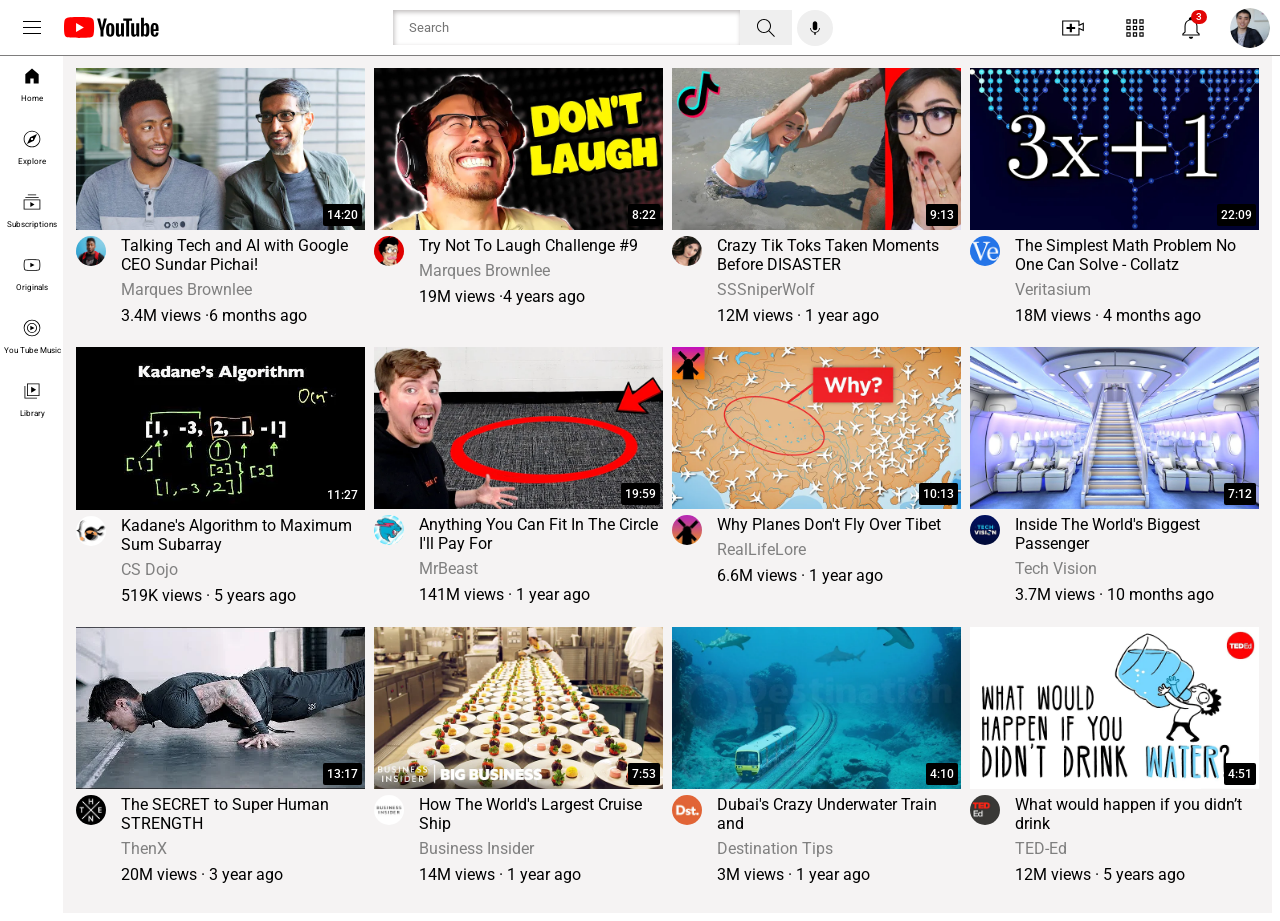
<file: index.html>
<!DOCTYPE>
<html>
    <head>
        <title>mytube</title>
        <link rel="stylesheet" href="style/vedio.css">
        <link rel="stylesheet" href="style/hader.css">
        <link rel="stylesheet" href="style/general.css">
        <link rel="stylesheet" href="style/side.css">
        <link rel="preconnect" href="https://fonts.googleapis.com">
       <link rel="preconnect" href="https://fonts.gstatic.com" crossorigin>
       <link href="https://fonts.googleapis.com/css2?family=Roboto:ital,wght@0,100..900;1,100..900&display=swap" 
          rel="stylesheet">
 
       
    </head>
    <body>
        <header class="header">
            <div class="left">
                <img class="humberger-menu" src="icon/hamburger-menu.svg">
                <img class="youtube-logo" src="icon/youtube-logo.svg">
            </div>
            <div class="mid">
                <input class="search-bar" type:="text" placeholder="Search">
                <button class="button-search-icon" >
                    <img class="search-icon" src="icon/search.svg">
                    <div class="tooltipe">Search</div>
                </button>
                <button   class="button-voice-search">
                    <img class="voice-search-icon" src="icon/voice-search-icon.svg">
                    <div class="tooltipe">Search with voice</div>
                </button>
                
                
            </div>
            <div class="right">
                <div class="left-icons">
                    <img class="uplod-icon" src="icon/upload.svg">
                    <div class="tooltipe">Upload</div>
                </div>
                <div  class="button-voice-search">
                     <img class="youtube-app" src="icon/youtube-apps.svg">
                     <div class="tooltipe">You Tube apps</div>
                </div>
                 
                    <div class="notification">
                        <img class="notificaton-icon" src="icon/notifications.svg">
                        <div class="notfication-number">3</div>
                        <div class="tooltipe-no">notification</div>
                    </div>
                     
                    
                
                <img class="mychanal-icon" src="pro-pic/my-channel.jpeg">
            </div>

        </header>

        <nav Class="side-bar">
            <div class="side-bar-link">
                <img src="icon/home.svg">
                <div>Home</div>
            </div>
            <div class="side-bar-link">
                <img src="icon/explore.svg">
                <div>Explore</div>
            </div>
            <div class="side-bar-link">
                <img src="icon/subscriptions.svg">
                <div>Subscriptions</div>
            </div>
            <div class="side-bar-link">
                <img src="icon/originals.svg">
                <div> Originals</div>
            </div>
            <div class="side-bar-link">
                <img src="icon/youtube-music.svg">
                <div>You Tube Music</div>
            </div>
            <div class="side-bar-link">
                <img src="icon/library.svg">
                <div>Library</div>
            </div>
             
        </nav>
        <main class="grid-vedio"  >
          <section  class="vedio-box">
                <div class="image">
                   <img class="thumbnail" src="thumbnail/thumbnail-1.webp">
                   <div class="vedio-time">14:20</div>
                </div>
                <div class="vedio-rivew">
                    <div>
                        <img class="chanal-pi" src="pro-pic/channel-1.jpeg">
                    </div>
                    <div class="video-discribtion">
                        <p class="vedio-title">
                            Talking Tech and AI with Google CEO Sundar Pichai!
                        </p>
                        <p class="vedio-author">
                            Marques Brownlee
                        </p class="vedio-satus">
                        <p>3.4M views &#183;6 months ago</p>
                    </div>
                </div>
          </section>
          <section class="vedio-box">
                <div class="image">
                   <img class="thumbnail" src="thumbnail/thumbnail-2.webp">
                   <div class="vedio-time">8:22</div>
                </div>
                <div class="vedio-rivew">
                    <div>
                        <img class="chanal-pi" src="pro-pic/channel-2.jpeg">
                    </div>
                    <div class="video-discribtion">
                        <p class="vedio-title">
                            Try Not To Laugh Challenge #9
                        </p>
                        <p class="vedio-author">
                            Marques Brownlee
                        </p class="vedio-satus">
                        <p>19M views &#183;4 years ago</p>
                    </div>
                </div>
          </section>
          <section  class="vedio-box">
                <div class="image">
                   <img class="thumbnail" src="thumbnail/thumbnail-3.webp">
                   <div class="vedio-time">9:13</div>
                </div>
                <div class="vedio-rivew">
                    <div>
                        <img class="chanal-pi" src="pro-pic/channel-3.jpeg">
                    </div>
                    <div class="video-discribtion">
                        <p class="vedio-title">
                            Crazy Tik Toks Taken Moments Before DISASTER
                        </p>
                        <p class="vedio-author">
                            SSSniperWolf
                        </p class="vedio-satus">
                        <p>12M views · 1 year ago</p>
                    </div>
                </div>
          </section>
            <section class="vedio-box">
                <div class="image">
                   <img class="thumbnail" src="thumbnail/thumbnail-4.webp">
                   <div class="vedio-time">22:09</div>
                </div>
                <div class="vedio-rivew">
                    <div>
                        <img class="chanal-pi" src="pro-pic/channel-4.jpeg">
                    </div>
                    <div class="video-discribtion">
                        <p class="vedio-title">
                          The Simplest Math Problem No One Can Solve - Collatz
                        </p>
                        <p class="vedio-author">
                            Veritasium
                        </p class="vedio-satus">
                        <p>18M views · 4 months ago</p>
                    </div>
                </div>
            </section>
          <section  class="vedio-box">
                <div class="image">
                   <img class="thumbnail" src="thumbnail/thumbnail-5.webp">
                   <div class="vedio-time">11:27</div>
                </div>
                <div class="vedio-rivew">
                    <div>
                        <img class="chanal-pi" src="pro-pic/channel-5.jpeg">
                    </div>
                    <div class="video-discribtion">
                        <p class="vedio-title">
                           Kadane's Algorithm to Maximum Sum Subarray
                        </p>
                        <p class="vedio-author">
                            CS Dojo
                        </p class="vedio-satus">
                        <p>519K views · 5 years ago</p>
                    </div>
                </div>
          </section>
          <section class="vedio-box">
                <div class="image">
                   <img class="thumbnail" src="thumbnail/thumbnail-6.webp">
                   <div class="vedio-time">19:59</div>
                </div>
                <div class="vedio-rivew">
                    <div>
                        <img class="chanal-pi" src="pro-pic/channel-6.jpeg">
                    </div>
                    <div class="video-discribtion">
                        <p class="vedio-title">
                           Anything You Can Fit In The Circle I'll Pay For
                        </p>
                        <p class="vedio-author">
                            MrBeast
                        </p class="vedio-satus">
                        <p>141M views · 1 year ago</p>
                    </div>
                </div>
          </section>
                     <section  class="vedio-box">
                <div class="image">
                   <img class="thumbnail" src="thumbnail/thumbnail-7.webp">
                   <div class="vedio-time">10:13</div>
                </div>
                <div class="vedio-rivew">
                    <div>
                        <img class="chanal-pi" src="pro-pic/channel-7.jpeg">
                    </div>
                    <div class="video-discribtion">
                        <p class="vedio-title">
                           Why Planes Don't Fly Over Tibet
                        </p>
                        <p class="vedio-author">
                            RealLifeLore
                        </p class="vedio-satus">
                        <p>6.6M views · 1 year ago</p>
                    </div>
                </div>
          </section>
          <section class="vedio-box">
                <div class="image">
                   <img class="thumbnail" src="thumbnail/thumbnail-8.webp">
                   <div class="vedio-time">7:12</div>
                </div>
                <div class="vedio-rivew">
                    <div>
                        <img class="chanal-pi" src="pro-pic/channel-8.jpeg">
                    </div>
                    <div class="video-discribtion">
                        <p class="vedio-title">
                            Inside The World's Biggest Passenger
                        </p>
                        <p class="vedio-author">
                            Tech Vision
                        </p class="vedio-satus">
                        <p>3.7M views · 10 months ago</p>
                    </div>
                </div>
          </section>
          <section  class="vedio-box">
                <div class="image">
                   <img class="thumbnail" src="thumbnail/thumbnail-9.webp">
                   <div class="vedio-time">13:17</div>
                </div>
                <div class="vedio-rivew">
                    <div>
                        <img class="chanal-pi" src="pro-pic/channel-9.jpeg">
                    </div>
                    <div class="video-discribtion">
                        <p class="vedio-title">
                            The SECRET to Super Human STRENGTH
                        </p>
                        <p class="vedio-author">
                            ThenX
                        </p class="vedio-satus">
                        <p>20M views · 3 year ago</p>
                    </div>
                </div>
          </section>
            <section class="vedio-box">
                <div class="image">
                   <img class="thumbnail" src="thumbnail/thumbnail-10.webp">
                   <div class="vedio-time">7:53</div>
                </div>
                <div class="vedio-rivew">
                    <div>
                        <img class="chanal-pi" src="pro-pic/channel-10.jpeg">
                    </div>
                    <div class="video-discribtion">
                        <p class="vedio-title">
                          How The World's Largest Cruise Ship
                        </p>
                        <p class="vedio-author">
                           Business Insider
                        </p class="vedio-satus">
                        <p>14M views · 1 year ago</p>
                    </div>
                </div>
            </section>
          <section  class="vedio-box">
                <div class="image">
                   <img class="thumbnail" src="thumbnail/thumbnail-11.webp">
                   <div class="vedio-time">4:10</div>
                </div>
                <div class="vedio-rivew">
                    <div>
                        <img class="chanal-pi" src="pro-pic/channel-11.jpeg">
                    </div>
                    <div class="video-discribtion">
                        <p class="vedio-title">
                           Dubai's Crazy Underwater Train and
                        </p>
                        <p class="vedio-author">
                            Destination Tips
                        </p class="vedio-satus">
                        <p>3M views · 1 year ago</p>
                    </div>
                </div>
          </section>
          <section class="vedio-box">
                <div class="image">
                   <img class="thumbnail" src="thumbnail/thumbnail-12.webp">
                   <div class="vedio-time">4:51</div>
                </div>
                <div class="vedio-rivew">
                    <div>
                        <img class="chanal-pi" src="pro-pic/channel-12.jpeg">
                    </div>
                    <div class="video-discribtion">
                        <p class="vedio-title">
                           What would happen if you didn’t drink
                        </p>
                        <p class="vedio-author">
                            TED-Ed
                        </p class="vedio-satus">
                        <p>12M views · 5 years ago</p>
                    </div>
                </div>
          </section>

        </main>

    </body>
</html>
</file>
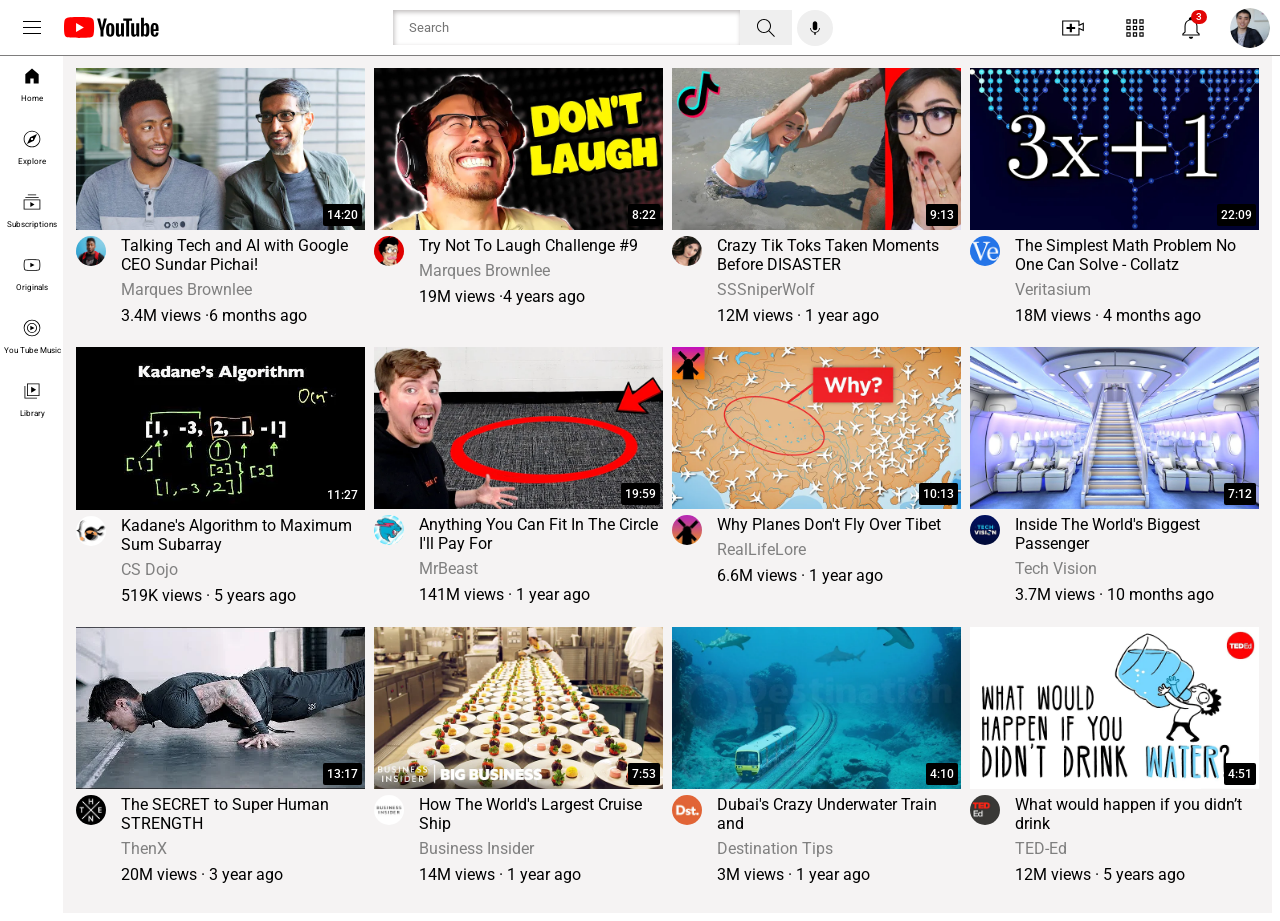
<file: mytube.html>
<!DOCTYPE>
<html>
    <head>
        <title>mytube</title>
        <link rel="stylesheet" href="style/vedio.css">
        <link rel="stylesheet" href="style/hader.css">
        <link rel="stylesheet" href="style/general.css">
        <link rel="stylesheet" href="style/side.css">
        <link rel="preconnect" href="https://fonts.googleapis.com">
       <link rel="preconnect" href="https://fonts.gstatic.com" crossorigin>
       <link href="https://fonts.googleapis.com/css2?family=Roboto:ital,wght@0,100..900;1,100..900&display=swap" 
          rel="stylesheet">
 
       
    </head>
    <body>
        <header class="header">
            <div class="left">
                <img class="humberger-menu" src="icon/hamburger-menu.svg">
                <img class="youtube-logo" src="icon/youtube-logo.svg">
            </div>
            <div class="mid">
                <input class="search-bar" type:="text" placeholder="Search">
                <button class="button-search-icon" >
                    <img class="search-icon" src="icon/search.svg">
                    <div class="tooltipe">Search</div>
                </button>
                <button   class="button-voice-search">
                    <img class="voice-search-icon" src="icon/voice-search-icon.svg">
                    <div class="tooltipe">Search with voice</div>
                </button>
                
                
            </div>
            <div class="right">
                <div class="left-icons">
                    <img class="uplod-icon" src="icon/upload.svg">
                    <div class="tooltipe">Upload</div>
                </div>
                <div  class="button-voice-search">
                     <img class="youtube-app" src="icon/youtube-apps.svg">
                     <div class="tooltipe">You Tube apps</div>
                </div>
                 
                    <div class="notification">
                        <img class="notificaton-icon" src="icon/notifications.svg">
                        <div class="notfication-number">3</div>
                        <div class="tooltipe-no">notification</div>
                    </div>
                     
                    
                
                <img class="mychanal-icon" src="pro-pic/my-channel.jpeg">
            </div>

        </header>

        <nav Class="side-bar">
            <div class="side-bar-link">
                <img src="icon/home.svg">
                <div>Home</div>
            </div>
            <div class="side-bar-link">
                <img src="icon/explore.svg">
                <div>Explore</div>
            </div>
            <div class="side-bar-link">
                <img src="icon/subscriptions.svg">
                <div>Subscriptions</div>
            </div>
            <div class="side-bar-link">
                <img src="icon/originals.svg">
                <div> Originals</div>
            </div>
            <div class="side-bar-link">
                <img src="icon/youtube-music.svg">
                <div>You Tube Music</div>
            </div>
            <div class="side-bar-link">
                <img src="icon/library.svg">
                <div>Library</div>
            </div>
             
        </nav>
        <main class="grid-vedio"  >
          <section  class="vedio-box">
                <div class="image">
                   <img class="thumbnail" src="thumbnail/thumbnail-1.webp">
                   <div class="vedio-time">14:20</div>
                </div>
                <div class="vedio-rivew">
                    <div>
                        <img class="chanal-pi" src="pro-pic/channel-1.jpeg">
                    </div>
                    <div class="video-discribtion">
                        <p class="vedio-title">
                            Talking Tech and AI with Google CEO Sundar Pichai!
                        </p>
                        <p class="vedio-author">
                            Marques Brownlee
                        </p class="vedio-satus">
                        <p>3.4M views &#183;6 months ago</p>
                    </div>
                </div>
          </section>
          <section class="vedio-box">
                <div class="image">
                   <img class="thumbnail" src="thumbnail/thumbnail-2.webp">
                   <div class="vedio-time">8:22</div>
                </div>
                <div class="vedio-rivew">
                    <div>
                        <img class="chanal-pi" src="pro-pic/channel-2.jpeg">
                    </div>
                    <div class="video-discribtion">
                        <p class="vedio-title">
                            Try Not To Laugh Challenge #9
                        </p>
                        <p class="vedio-author">
                            Marques Brownlee
                        </p class="vedio-satus">
                        <p>19M views &#183;4 years ago</p>
                    </div>
                </div>
          </section>
          <section  class="vedio-box">
                <div class="image">
                   <img class="thumbnail" src="thumbnail/thumbnail-3.webp">
                   <div class="vedio-time">9:13</div>
                </div>
                <div class="vedio-rivew">
                    <div>
                        <img class="chanal-pi" src="pro-pic/channel-3.jpeg">
                    </div>
                    <div class="video-discribtion">
                        <p class="vedio-title">
                            Crazy Tik Toks Taken Moments Before DISASTER
                        </p>
                        <p class="vedio-author">
                            SSSniperWolf
                        </p class="vedio-satus">
                        <p>12M views · 1 year ago</p>
                    </div>
                </div>
          </section>
            <section class="vedio-box">
                <div class="image">
                   <img class="thumbnail" src="thumbnail/thumbnail-4.webp">
                   <div class="vedio-time">22:09</div>
                </div>
                <div class="vedio-rivew">
                    <div>
                        <img class="chanal-pi" src="pro-pic/channel-4.jpeg">
                    </div>
                    <div class="video-discribtion">
                        <p class="vedio-title">
                          The Simplest Math Problem No One Can Solve - Collatz
                        </p>
                        <p class="vedio-author">
                            Veritasium
                        </p class="vedio-satus">
                        <p>18M views · 4 months ago</p>
                    </div>
                </div>
            </section>
          <section  class="vedio-box">
                <div class="image">
                   <img class="thumbnail" src="thumbnail/thumbnail-5.webp">
                   <div class="vedio-time">11:27</div>
                </div>
                <div class="vedio-rivew">
                    <div>
                        <img class="chanal-pi" src="pro-pic/channel-5.jpeg">
                    </div>
                    <div class="video-discribtion">
                        <p class="vedio-title">
                           Kadane's Algorithm to Maximum Sum Subarray
                        </p>
                        <p class="vedio-author">
                            CS Dojo
                        </p class="vedio-satus">
                        <p>519K views · 5 years ago</p>
                    </div>
                </div>
          </section>
          <section class="vedio-box">
                <div class="image">
                   <img class="thumbnail" src="thumbnail/thumbnail-6.webp">
                   <div class="vedio-time">19:59</div>
                </div>
                <div class="vedio-rivew">
                    <div>
                        <img class="chanal-pi" src="pro-pic/channel-6.jpeg">
                    </div>
                    <div class="video-discribtion">
                        <p class="vedio-title">
                           Anything You Can Fit In The Circle I'll Pay For
                        </p>
                        <p class="vedio-author">
                            MrBeast
                        </p class="vedio-satus">
                        <p>141M views · 1 year ago</p>
                    </div>
                </div>
          </section>
                     <section  class="vedio-box">
                <div class="image">
                   <img class="thumbnail" src="thumbnail/thumbnail-7.webp">
                   <div class="vedio-time">10:13</div>
                </div>
                <div class="vedio-rivew">
                    <div>
                        <img class="chanal-pi" src="pro-pic/channel-7.jpeg">
                    </div>
                    <div class="video-discribtion">
                        <p class="vedio-title">
                           Why Planes Don't Fly Over Tibet
                        </p>
                        <p class="vedio-author">
                            RealLifeLore
                        </p class="vedio-satus">
                        <p>6.6M views · 1 year ago</p>
                    </div>
                </div>
          </section>
          <section class="vedio-box">
                <div class="image">
                   <img class="thumbnail" src="thumbnail/thumbnail-8.webp">
                   <div class="vedio-time">7:12</div>
                </div>
                <div class="vedio-rivew">
                    <div>
                        <img class="chanal-pi" src="pro-pic/channel-8.jpeg">
                    </div>
                    <div class="video-discribtion">
                        <p class="vedio-title">
                            Inside The World's Biggest Passenger
                        </p>
                        <p class="vedio-author">
                            Tech Vision
                        </p class="vedio-satus">
                        <p>3.7M views · 10 months ago</p>
                    </div>
                </div>
          </section>
          <section  class="vedio-box">
                <div class="image">
                   <img class="thumbnail" src="thumbnail/thumbnail-9.webp">
                   <div class="vedio-time">13:17</div>
                </div>
                <div class="vedio-rivew">
                    <div>
                        <img class="chanal-pi" src="pro-pic/channel-9.jpeg">
                    </div>
                    <div class="video-discribtion">
                        <p class="vedio-title">
                            The SECRET to Super Human STRENGTH
                        </p>
                        <p class="vedio-author">
                            ThenX
                        </p class="vedio-satus">
                        <p>20M views · 3 year ago</p>
                    </div>
                </div>
          </section>
            <section class="vedio-box">
                <div class="image">
                   <img class="thumbnail" src="thumbnail/thumbnail-10.webp">
                   <div class="vedio-time">7:53</div>
                </div>
                <div class="vedio-rivew">
                    <div>
                        <img class="chanal-pi" src="pro-pic/channel-10.jpeg">
                    </div>
                    <div class="video-discribtion">
                        <p class="vedio-title">
                          How The World's Largest Cruise Ship
                        </p>
                        <p class="vedio-author">
                           Business Insider
                        </p class="vedio-satus">
                        <p>14M views · 1 year ago</p>
                    </div>
                </div>
            </section>
          <section  class="vedio-box">
                <div class="image">
                   <img class="thumbnail" src="thumbnail/thumbnail-11.webp">
                   <div class="vedio-time">4:10</div>
                </div>
                <div class="vedio-rivew">
                    <div>
                        <img class="chanal-pi" src="pro-pic/channel-11.jpeg">
                    </div>
                    <div class="video-discribtion">
                        <p class="vedio-title">
                           Dubai's Crazy Underwater Train and
                        </p>
                        <p class="vedio-author">
                            Destination Tips
                        </p class="vedio-satus">
                        <p>3M views · 1 year ago</p>
                    </div>
                </div>
          </section>
          <section class="vedio-box">
                <div class="image">
                   <img class="thumbnail" src="thumbnail/thumbnail-12.webp">
                   <div class="vedio-time">4:51</div>
                </div>
                <div class="vedio-rivew">
                    <div>
                        <img class="chanal-pi" src="pro-pic/channel-12.jpeg">
                    </div>
                    <div class="video-discribtion">
                        <p class="vedio-title">
                           What would happen if you didn’t drink
                        </p>
                        <p class="vedio-author">
                            TED-Ed
                        </p class="vedio-satus">
                        <p>12M views · 5 years ago</p>
                    </div>
                </div>
          </section>

        </main>

    </body>
</html>
</file>
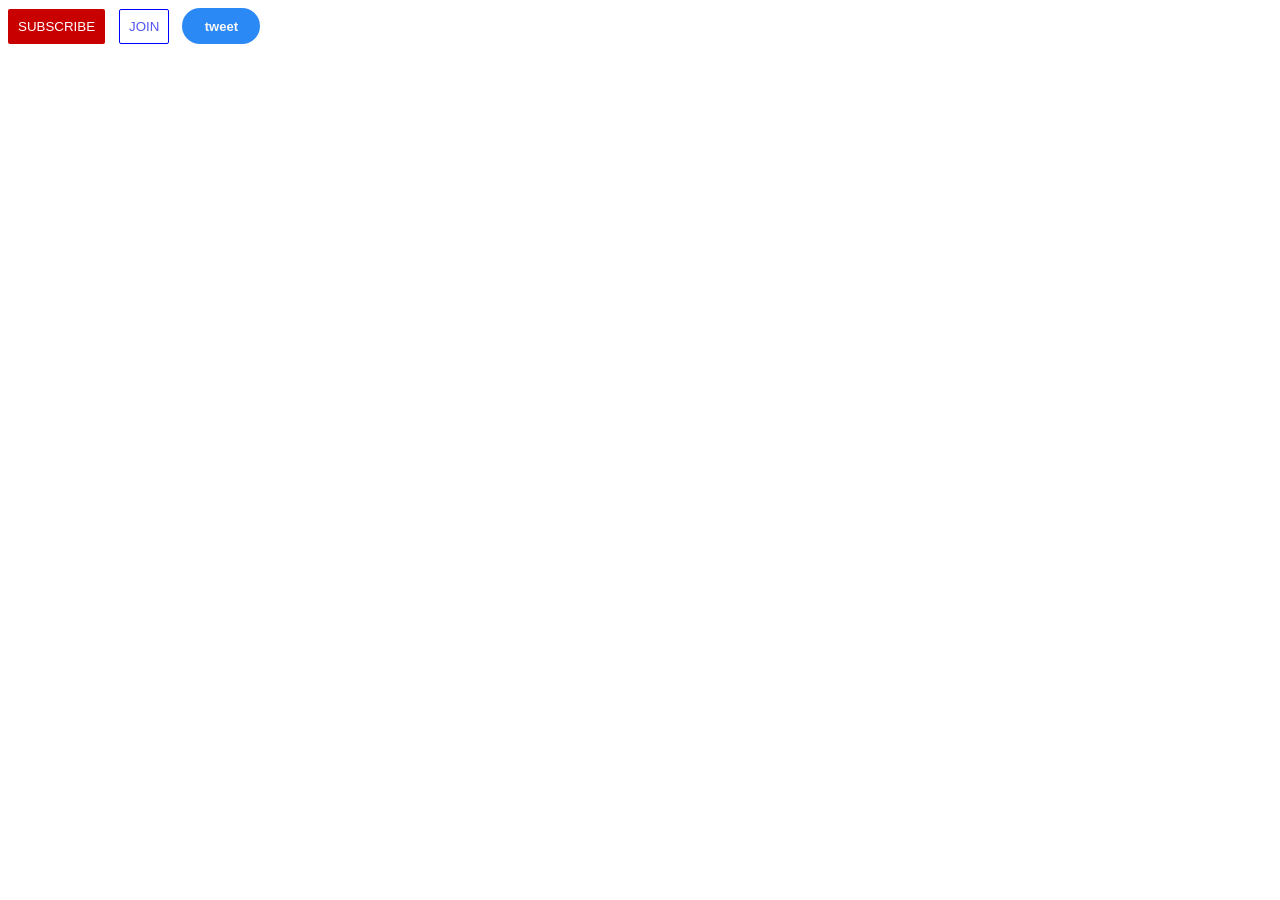
<file: html-intro/ssbutton.html>
<!DOCTYOE>
<html>
    <head>
        <title>my buttons</title>
        <link rel="stylesheet" href="style/buttons.css">

    </head>
    <body>
       <button class="subscribe-button">
         SUBSCRIBE
       </button>
       <button class="joint-butoon">
         JOIN 
       </button>
       <button class="tweet-butoon">       
          tweet
       </button>
    </body>
</html>
</file>
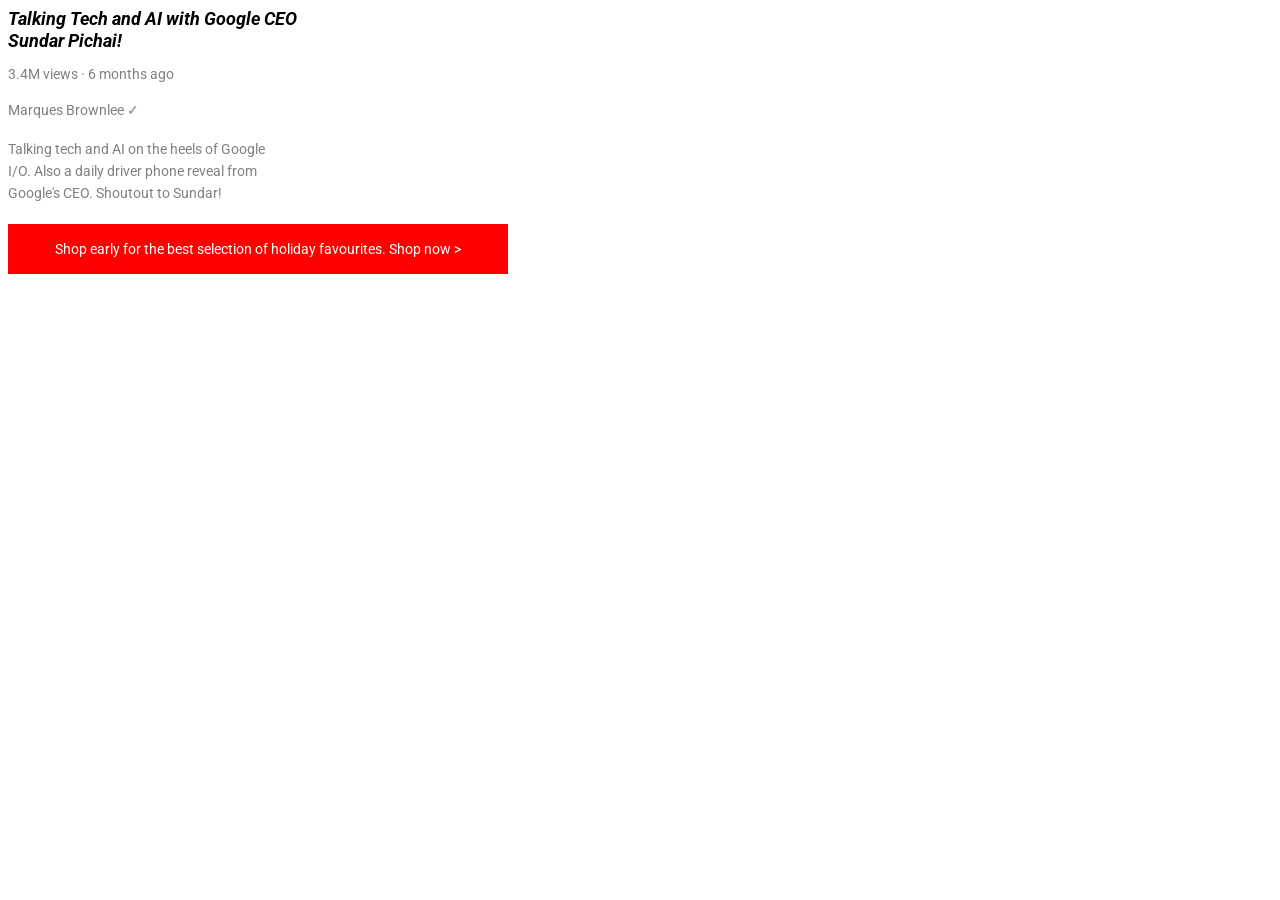
<file: html-intro/text.html>
<!DOCTYPE>
 <HTML>
  <head>
    <title>textpractice</title>
    <link rel="stylesheet" href="style/text.css">
    <link rel="preconnect" href="https://fonts.googleapis.com">
<link rel="preconnect" href="https://fonts.gstatic.com" crossorigin>
<link href="https://fonts.googleapis.com/css2?family=Roboto:ital,wght@0,100..900;1,100..900&display=swap" 
  rel="stylesheet">

  </head>
  <body>
        <p class="vidio_title">
           Talking Tech and AI with Google CEO Sundar Pichai!
       </p>
       <p class="vidio_stutus">
    3.4M views &#183; 6 months ago
       </p>
       <p class="vidio_author">
          Marques Brownlee ✓
       </p>

       <P class="vedio_discrption">
          Talking tech and AI on the heels of Google I/O. Also a daily
          driver phone reveal from Google's CEO. Shoutout to Sundar!
       </P>

       <p class="apple">
         Shop early for 
         the best selection of holiday favourites.
      <span class="word">Shop now</span> >
     </p>
  </body>
 </HTML>
</file>
<file: style/vedio.css>
.grid-vedio{
                display: grid;
                grid-template-columns: 1fr 1fr 1fr;
                column-gap: 9PX;
                row-gap: 6PX;
                padding: 13px;
                margin-top: 55px;
                margin-left: 55px;
                background-color: rgb(245, 243, 243);
                border: 5px;
                border-color: black;
      }  
@media (max-width: 690px){
        .grid-vedio{
            grid-template-columns: 1fr 1fr;
        }
} 
@media (max-width: 690px)and(min-width: 1000px){
        .grid-vedio{
            grid-template-columns: 1fr 1fr  1fr;
        }
}
@media (min-width: 1000px){
        .grid-vedio{
            grid-template-columns: 1fr 1fr 1fr 1fr;
        }
} 
 
    
 .thumbnail{
      width: 100%;
                
  }
  .image{
         position: relative;
  }
 .vedio-time{
        position: absolute;
         background-color: black;
       color: white;
        bottom: 4px;
      right: 3px;
        border-radius: 2px;
      font-size:12px;
      padding:4px;
      font-weight: 500;
      font-family: roboto, arial;


 }
 .vedio-rivew{
      display: grid;
      column-gap: 5px;
      grid-template-columns:40px 1fr;
      margin-top: 6px;

   }
 .chanal-pi{
        background-color: blueviolet;
        height: 30px;
       border-radius: 15px;
       cursor: pointer;
              
  }
 .video-discribtion{
     height: 100%;
               
               
  }
 .vedio-title{
    margin-top: 0px;

   }
 .vedio-satus,.vedio-author{
     line-height: 0;
     margin: 0px;
     color: gray;


  }
</file>
<file: style/hader.css>
.header{
    display: flex;
    flex-direction: row;
    justify-content: space-between;
    height: 55px;
    background-color:  white;
    margin-top: 0px;
    top: 0px;
    right: 0px;
    left:0px;
    position: fixed;
    z-index: 100;
     border-bottom: 1px solid rgb(126, 125, 125);
   

}
.left{
    display: flex;
    align-items: center;

}
.humberger-menu{
         height: 24px;
         margin-left: 20px;
        margin-right: 20px;
}
.youtube-logo{
        height: 21px;
}
.mid{
   
    flex:1;
    max-width: 440px;
    margin-left: 30px;
    margin-right: 23px;
    display: flex;
    align-items: center;
}
.search-bar{
    height: 35px;
    flex: 1;
    padding: 8px;
    width: 0;
    box-shadow: inset 1px 2px 5px rgb(189, 186, 186);
    border: 1px;
    border-color: rgb(196, 195, 195);
    

}
.search-bar::placeholder{
    font-family: roboto,arial;
    padding-left: 8px;
}

.button-search-icon{
    height: 35px;
    border: 3px;
    border-color: rgb(10, 10, 10);
    position: relative;
    cursor: pointer;
}
.button-search-icon:active{
    background-color: rgb(156, 154, 154);
}
.tooltipe-no,.button-search-icon div,.button-voice-search div,.left-icons div
 {
    position: absolute;
    bottom: -23px;
    background-color: gray;
    color: white;
    font-size: 10px;
    padding: 4px;
    opacity: 0 ;
    white-space: nowrap;

}

.notification:hover div,.button-search-icon:hover div,.button-voice-search:hover div,
.left-icons:hover div{
    opacity: 1;
}
 
.search-icon{
      height: 24px;
      width: 40px;
   
}
.button-voice-search{
      height: 36px;
      width: 36px;
      border-radius:18px;
      margin-left: 5px;
      align-items: center;
      border: none;
      position: relative;
      display: flex;
      justify-content: center;
      align-items: center;
      cursor: pointer;
     
}
.voice-search-icon{
        height: 18px;
}
.right{
    
    width: 210px;
    display: flex;
    justify-content: space-between;
    align-items: center; 
    flex-shrink: 0px;
    margin-right: 10px;
}
.uplod-icon{
    height: 26px;
    cursor: pointer;
}
.youtube-app{
      height: 26px;
      display: flex;
      justify-content: center;
      align-items: center;
      cursor: pointer;
}
.notification{
    position: relative;
    display: flex;
    justify-content: center;
    align-items: center;
    cursor: pointer;
}
.notfication-number{
    position: absolute;
    background-color: rgb(226, 5, 5);
    color: white;
    padding-top:1.5px;
    padding-bottom: 1.5px;
    padding-left: 5px;
    padding-right: 5px;
    top: -5;
    right:-3px;
    border-radius: 80px;
    font-size:10px;
    font-weight: 500;
    font-family: roboto,arial;
}
 
 
.notificaton-icon{
    height: 26px;
    
}
.mychanal-icon{
    height: 40px;
    border-radius: 20px;
}
</file>
<file: style/general.css>
p{
    font-family: roboto;
 }
 body{
   top:0;
   left: 0;

 }
</file>
<file: style/side.css>
.side-bar{
    position: fixed;
    display: flex;
    flex-direction: column;
    top:50px;
    left:0;
    bottom: 0;
    width:64px;
    z-index: 200px;
    border-top: 1px solid white;
    
}
.side-bar-link{
    height: 60px;
    margin-top: 3px;
    cursor: pointer;
    display: flex;
    flex-direction: column;
    justify-content: center;
    align-items: center;
}
.side-bar-link:hover{
    background-color: rgb(212, 212, 212);

}
.side-bar-link img{
    height: 20px;
}
.side-bar-link div{
    font-size: 8px;
    margin-top: 8px;
    font-family: roboto, arial;
}
</file>
<file: html-intro/style/buttons.css>
.subscribe-button{
        background-color: rgb(200, 0, 0);
        color : white;
        border : none;
        padding-top: 10px;
        padding-bottom: 10px;
        padding-right: 10px;
        padding-left: 10px;
        border-radius : 2px;
        cursor: pointer;
        margin-right: 10px;
        transition: opacity 4s;

    }
    .subscribe-button:hover{
         opacity:0.7;
    }
    .subscribe-button:active{
        opacity:1;
    }
    .joint-butoon:hover{
     background-color: rgb(84, 84, 241);
     color : white;
    }
    .joint-butoon:active{
        opacity:0;
    }
    .joint-butoon{
        background-color : white;
        color: rgb(84, 84, 241);
        border-color:blue;
        border-style: solid;
        border-width: 1px;
        border-radius: 2px;
        cursor: poiner;  
        padding :9px;
        transition: background-color 1s,color 1s,box-shadow 3s;       
    }
    
    .tweet-butoon{
        background-color: rgb(43, 137, 245);
        border: none;
        height: 36px;
        width:78px;
        border-radius: 18px;
        color:rgb(248, 248, 248);
        font-weight: bold;
        font-size:13px;
        cursor: pointer;
        margin-left:9px;
    }   
    .tweet-butoon:hover{
        box-shadow: 10px 10px 10px black;
    }
</file>
<file: html-intro/style/text.css>
p{ 
        font-family: roboto;
         margin-bottom: 0;
    }
  .vidio_title{
    font-size: 18px;
    font-weight: bold;
    font-style:italic;
    width:300px;
    line-height:22px;
    margin-bottom: 6px;
 
  }
  .vidio_stutus{
    font-size:14px;
    color:gray;
    margin-top: 14px;

  }
  .vidio_author{
        font-size:14px;
        color:gray;
        font-size:14px;
        margin-top: 20px;
       
  }
  .vedio_discrption{
        font-size:14px;
        color:gray;
        width:280px;
        line-height:22px;
        margin-top: 20px;

  }
  .apple{
     font-size:14px;
     background-color:red;
     color :white;
     text-align: center;
     padding-top:17px;
     padding-bottom:17px;
     margin-top:20px;
     width:500px;
    

  }
  .word:hover{
     text-decoration: underline;
     cursor: pointer;
  }
</file>
